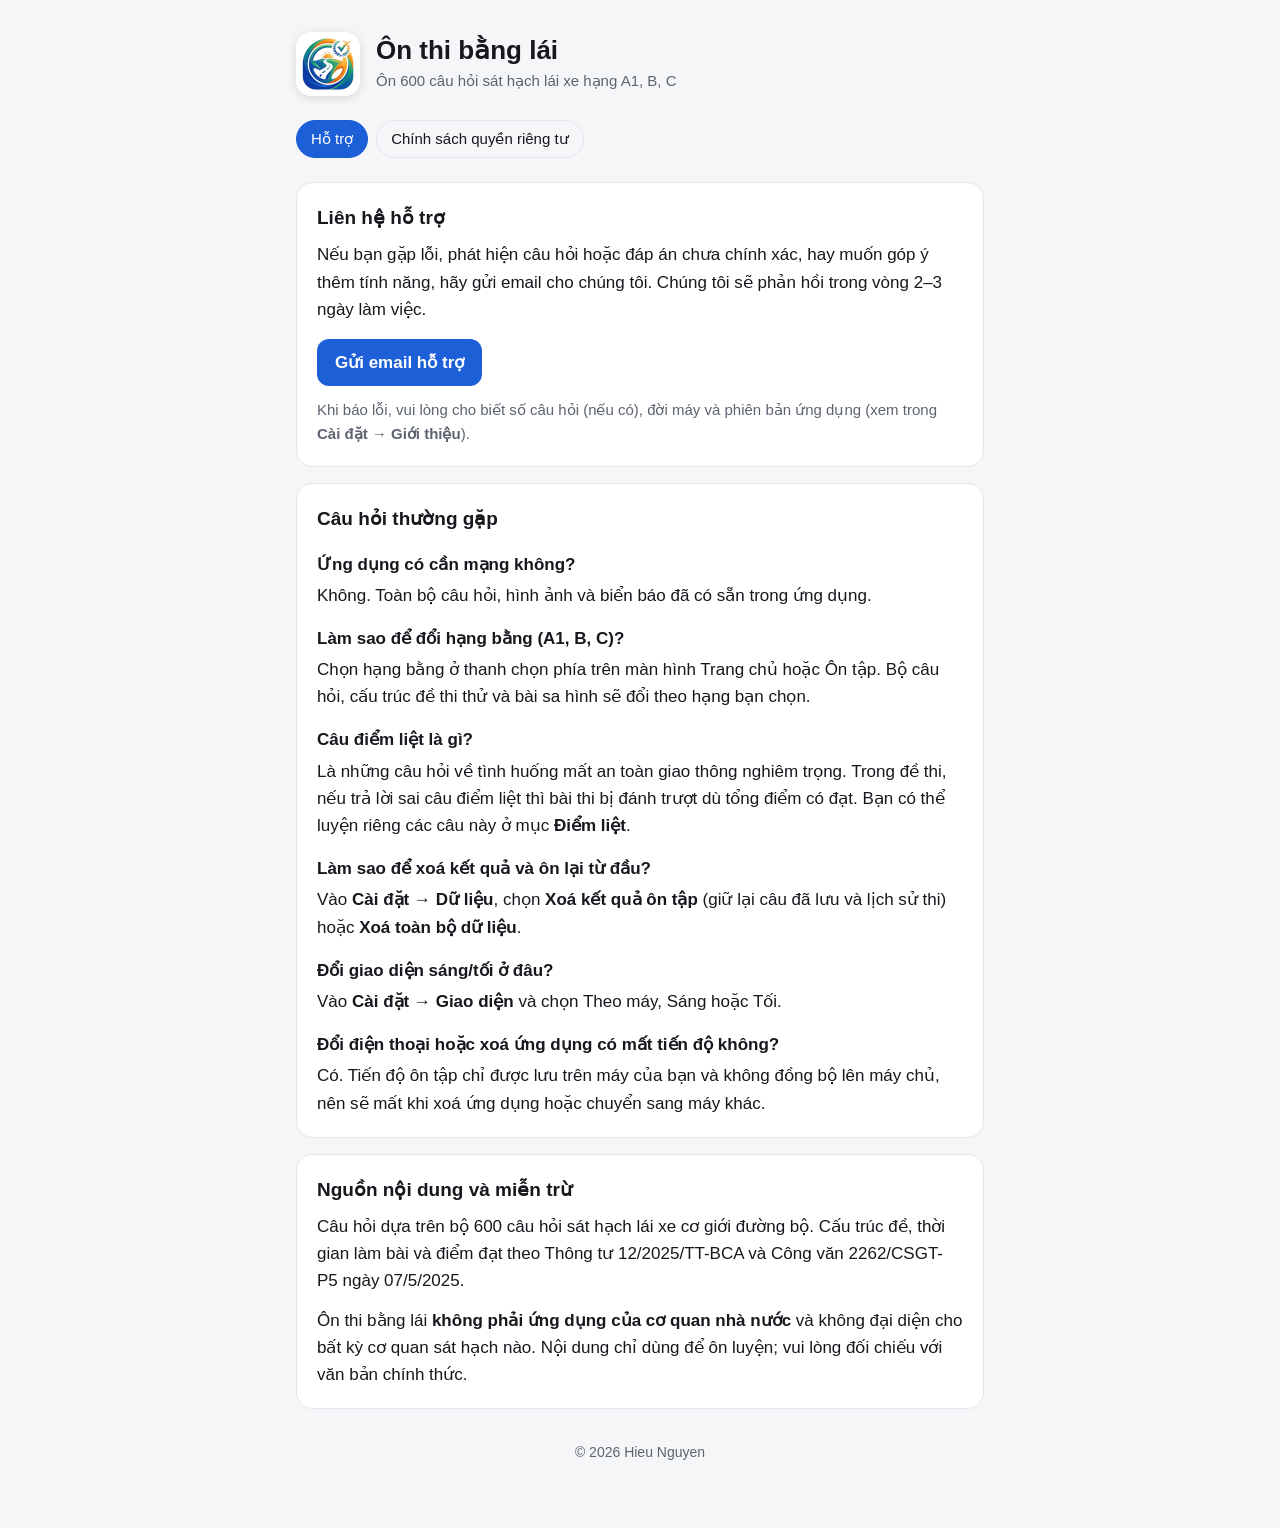
<file: index.html>
<!doctype html>
<html lang="vi">
  <head>
    <meta charset="utf-8" />
    <meta name="viewport" content="width=device-width, initial-scale=1" />
    <title>Hỗ trợ – Ôn thi bằng lái</title>
    <meta name="description" content="Trang hỗ trợ và câu hỏi thường gặp của ứng dụng Ôn thi bằng lái." />
    <link rel="icon" href="icon.png" />
    <link rel="stylesheet" href="style.css" />
  </head>
  <body>
    <div class="wrap">
      <header>
        <img src="icon.png" alt="" />
        <div>
          <h1>Ôn thi bằng lái</h1>
          <p>Ôn 600 câu hỏi sát hạch lái xe hạng A1, B, C</p>
        </div>
      </header>

      <nav>
        <a href="./" aria-current="page">Hỗ trợ</a>
        <a href="privacy.html">Chính sách quyền riêng tư</a>
      </nav>

      <section>
        <h2>Liên hệ hỗ trợ</h2>
        <p>
          Nếu bạn gặp lỗi, phát hiện câu hỏi hoặc đáp án chưa chính xác, hay muốn góp ý thêm tính
          năng, hãy gửi email cho chúng tôi. Chúng tôi sẽ phản hồi trong vòng 2–3 ngày làm việc.
        </p>
        <a class="contact" href="mailto:laikinhchau1@gmail.com">Gửi email hỗ trợ</a>
        <p class="muted" style="margin-top: 12px">
          Khi báo lỗi, vui lòng cho biết số câu hỏi (nếu có), đời máy và phiên bản ứng dụng (xem
          trong <strong>Cài đặt → Giới thiệu</strong>).
        </p>
      </section>

      <section>
        <h2>Câu hỏi thường gặp</h2>

        <h3>Ứng dụng có cần mạng không?</h3>
        <p>Không. Toàn bộ câu hỏi, hình ảnh và biển báo đã có sẵn trong ứng dụng.</p>

        <h3>Làm sao để đổi hạng bằng (A1, B, C)?</h3>
        <p>
          Chọn hạng bằng ở thanh chọn phía trên màn hình Trang chủ hoặc Ôn tập. Bộ câu hỏi, cấu trúc
          đề thi thử và bài sa hình sẽ đổi theo hạng bạn chọn.
        </p>

        <h3>Câu điểm liệt là gì?</h3>
        <p>
          Là những câu hỏi về tình huống mất an toàn giao thông nghiêm trọng. Trong đề thi, nếu trả
          lời sai câu điểm liệt thì bài thi bị đánh trượt dù tổng điểm có đạt. Bạn có thể luyện riêng
          các câu này ở mục <strong>Điểm liệt</strong>.
        </p>

        <h3>Làm sao để xoá kết quả và ôn lại từ đầu?</h3>
        <p>
          Vào <strong>Cài đặt → Dữ liệu</strong>, chọn <strong>Xoá kết quả ôn tập</strong> (giữ lại
          câu đã lưu và lịch sử thi) hoặc <strong>Xoá toàn bộ dữ liệu</strong>.
        </p>

        <h3>Đổi giao diện sáng/tối ở đâu?</h3>
        <p>
          Vào <strong>Cài đặt → Giao diện</strong> và chọn Theo máy, Sáng hoặc Tối.
        </p>

        <h3>Đổi điện thoại hoặc xoá ứng dụng có mất tiến độ không?</h3>
        <p>
          Có. Tiến độ ôn tập chỉ được lưu trên máy của bạn và không đồng bộ lên máy chủ, nên sẽ mất
          khi xoá ứng dụng hoặc chuyển sang máy khác.
        </p>
      </section>

      <section>
        <h2>Nguồn nội dung và miễn trừ</h2>
        <p>
          Câu hỏi dựa trên bộ 600 câu hỏi sát hạch lái xe cơ giới đường bộ. Cấu trúc đề, thời gian
          làm bài và điểm đạt theo Thông tư 12/2025/TT-BCA và Công văn 2262/CSGT-P5 ngày 07/5/2025.
        </p>
        <p>
          Ôn thi bằng lái <strong>không phải ứng dụng của cơ quan nhà nước</strong> và không đại
          diện cho bất kỳ cơ quan sát hạch nào. Nội dung chỉ dùng để ôn luyện; vui lòng đối chiếu
          với văn bản chính thức.
        </p>
      </section>

      <footer>© 2026 Hieu Nguyen</footer>
    </div>
  </body>
</html>
</file>
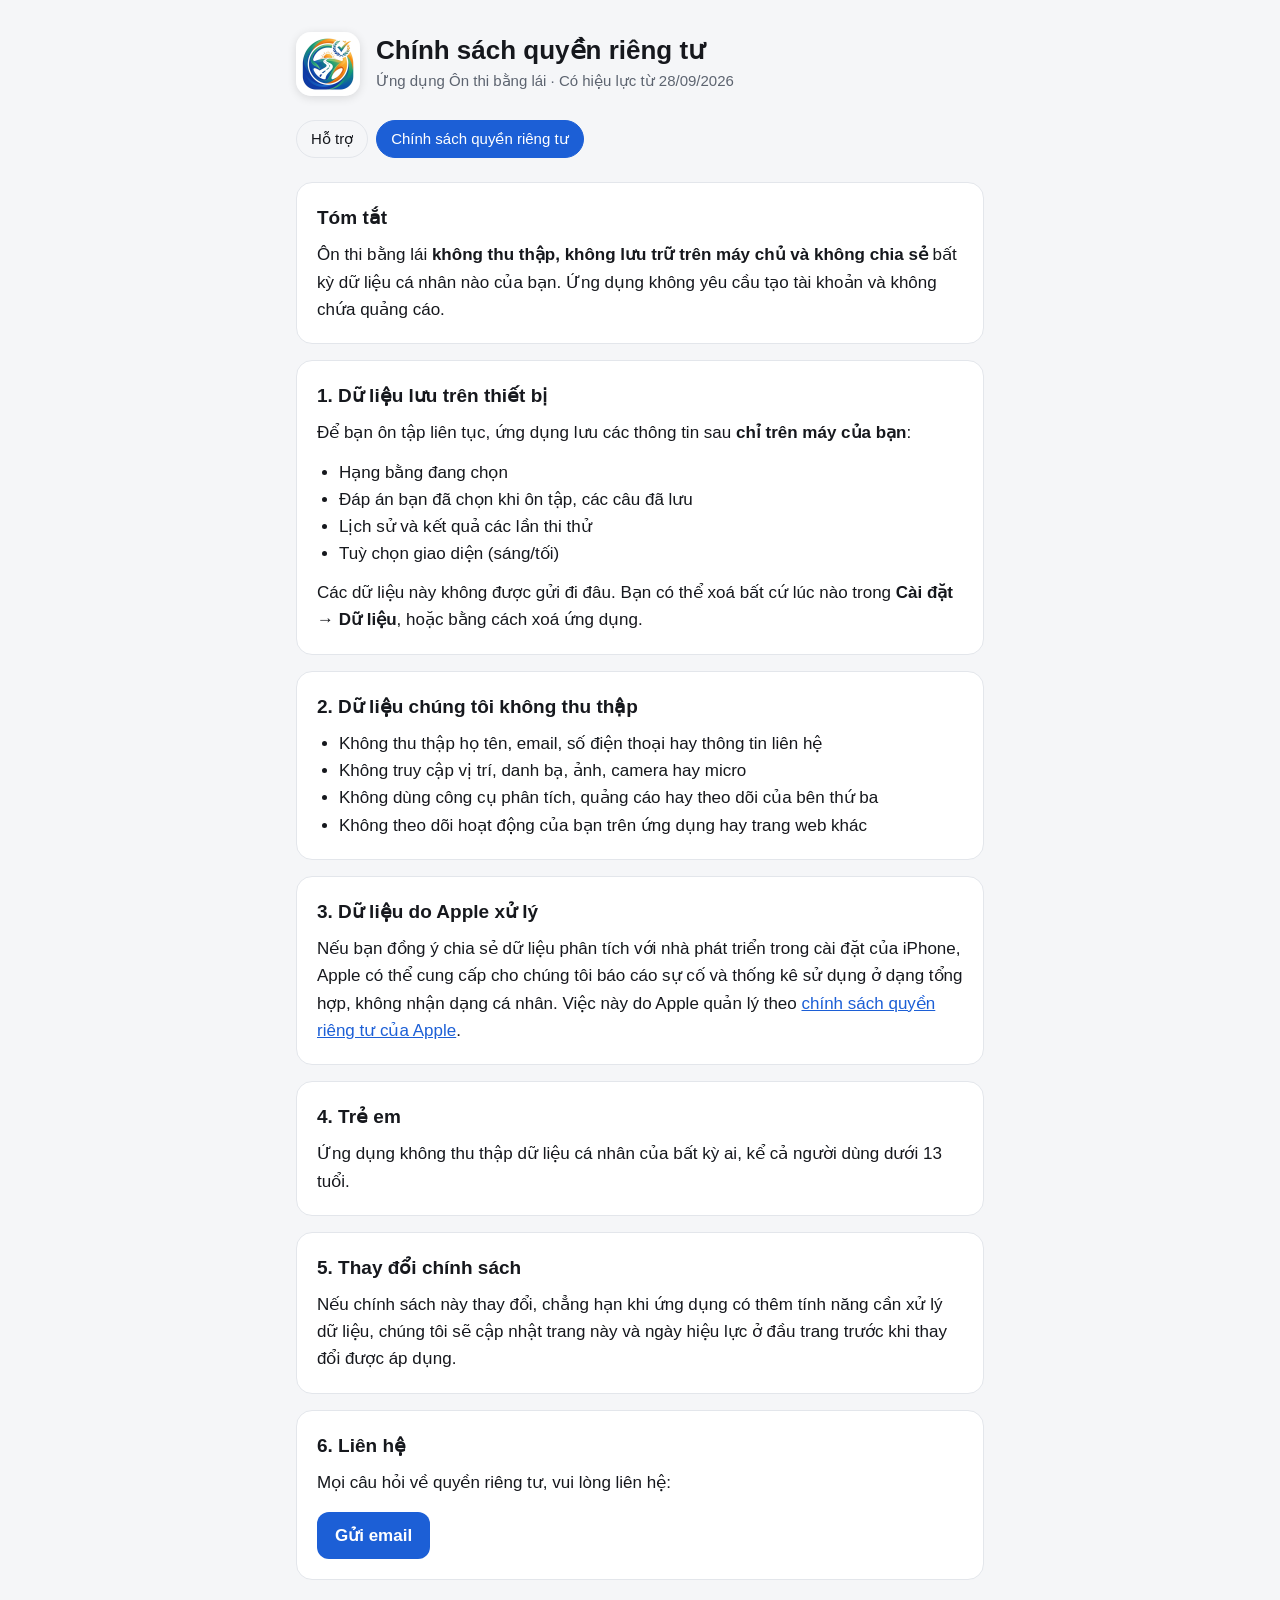
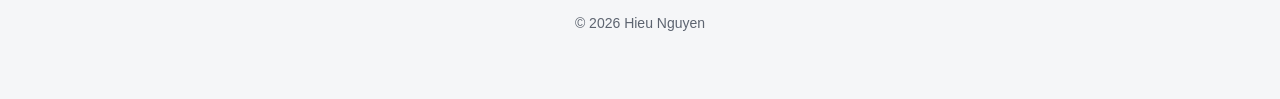
<file: privacy.html>
<!doctype html>
<html lang="vi">
  <head>
    <meta charset="utf-8" />
    <meta name="viewport" content="width=device-width, initial-scale=1" />
    <title>Chính sách quyền riêng tư – Ôn thi bằng lái</title>
    <meta name="description" content="Chính sách quyền riêng tư của ứng dụng Ôn thi bằng lái." />
    <link rel="icon" href="icon.png" />
    <link rel="stylesheet" href="style.css" />
  </head>
  <body>
    <div class="wrap">
      <header>
        <img src="icon.png" alt="" />
        <div>
          <h1>Chính sách quyền riêng tư</h1>
          <p>Ứng dụng Ôn thi bằng lái · Có hiệu lực từ 28/09/2026</p>
        </div>
      </header>

      <nav>
        <a href="./">Hỗ trợ</a>
        <a href="privacy.html" aria-current="page">Chính sách quyền riêng tư</a>
      </nav>

      <section>
        <h2>Tóm tắt</h2>
        <p>
          Ôn thi bằng lái <strong>không thu thập, không lưu trữ trên máy chủ và không chia sẻ</strong>
          bất kỳ dữ liệu cá nhân nào của bạn. Ứng dụng không yêu cầu tạo tài khoản và không chứa
          quảng cáo.
        </p>
      </section>

      <section>
        <h2>1. Dữ liệu lưu trên thiết bị</h2>
        <p>Để bạn ôn tập liên tục, ứng dụng lưu các thông tin sau <strong>chỉ trên máy của bạn</strong>:</p>
        <ul>
          <li>Hạng bằng đang chọn</li>
          <li>Đáp án bạn đã chọn khi ôn tập, các câu đã lưu</li>
          <li>Lịch sử và kết quả các lần thi thử</li>
          <li>Tuỳ chọn giao diện (sáng/tối)</li>
        </ul>
        <p>
          Các dữ liệu này không được gửi đi đâu. Bạn có thể xoá bất cứ lúc nào trong
          <strong>Cài đặt → Dữ liệu</strong>, hoặc bằng cách xoá ứng dụng.
        </p>
      </section>

      <section>
        <h2>2. Dữ liệu chúng tôi không thu thập</h2>
        <ul>
          <li>Không thu thập họ tên, email, số điện thoại hay thông tin liên hệ</li>
          <li>Không truy cập vị trí, danh bạ, ảnh, camera hay micro</li>
          <li>Không dùng công cụ phân tích, quảng cáo hay theo dõi của bên thứ ba</li>
          <li>Không theo dõi hoạt động của bạn trên ứng dụng hay trang web khác</li>
        </ul>
      </section>

      <section>
        <h2>3. Dữ liệu do Apple xử lý</h2>
        <p>
          Nếu bạn đồng ý chia sẻ dữ liệu phân tích với nhà phát triển trong cài đặt của iPhone,
          Apple có thể cung cấp cho chúng tôi báo cáo sự cố và thống kê sử dụng ở dạng tổng hợp,
          không nhận dạng cá nhân. Việc này do Apple quản lý theo
          <a href="https://www.apple.com/legal/privacy/">chính sách quyền riêng tư của Apple</a>.
        </p>
      </section>

      <section>
        <h2>4. Trẻ em</h2>
        <p>
          Ứng dụng không thu thập dữ liệu cá nhân của bất kỳ ai, kể cả người dùng dưới 13 tuổi.
        </p>
      </section>

      <section>
        <h2>5. Thay đổi chính sách</h2>
        <p>
          Nếu chính sách này thay đổi, chẳng hạn khi ứng dụng có thêm tính năng cần xử lý dữ liệu,
          chúng tôi sẽ cập nhật trang này và ngày hiệu lực ở đầu trang trước khi thay đổi được áp
          dụng.
        </p>
      </section>

      <section>
        <h2>6. Liên hệ</h2>
        <p>Mọi câu hỏi về quyền riêng tư, vui lòng liên hệ:</p>
        <a class="contact" href="mailto:laikinhchau1@gmail.com">Gửi email</a>
      </section>

      <footer>© 2026 Hieu Nguyen</footer>
    </div>
  </body>
</html>
</file>
<file: style.css>
:root {
  --bg: #f5f6f8;
  --card: #ffffff;
  --text: #16181d;
  --muted: #5d6470;
  --border: #e3e6eb;
  --primary: #1c5fd6;
  --accent: #f39a1e;
}

@media (prefers-color-scheme: dark) {
  :root {
    --bg: #0f1115;
    --card: #1a1d23;
    --text: #eceef2;
    --muted: #a0a7b3;
    --border: #2a2e36;
    --primary: #5b95ff;
  }
}

* {
  box-sizing: border-box;
}

body {
  margin: 0;
  background: var(--bg);
  color: var(--text);
  font: 17px/1.6 -apple-system, BlinkMacSystemFont, 'Segoe UI', Roboto, 'Helvetica Neue', Arial,
    sans-serif;
  -webkit-text-size-adjust: 100%;
}

.wrap {
  max-width: 720px;
  margin: 0 auto;
  padding: 32px 16px 64px;
}

header {
  display: flex;
  align-items: center;
  gap: 16px;
  margin-bottom: 24px;
}

header img {
  width: 64px;
  height: 64px;
  border-radius: 15px;
  box-shadow: 0 2px 10px rgba(0, 0, 0, 0.12);
}

header h1 {
  margin: 0;
  font-size: 26px;
  line-height: 1.2;
}

header p {
  margin: 2px 0 0;
  color: var(--muted);
  font-size: 15px;
}

nav {
  display: flex;
  gap: 8px;
  margin-bottom: 24px;
}

nav a {
  padding: 6px 14px;
  border-radius: 999px;
  border: 1px solid var(--border);
  color: var(--text);
  text-decoration: none;
  font-size: 15px;
}

nav a[aria-current='page'] {
  background: var(--primary);
  border-color: var(--primary);
  color: #fff;
}

section {
  background: var(--card);
  border: 1px solid var(--border);
  border-radius: 16px;
  padding: 20px;
  margin-bottom: 16px;
}

h2 {
  margin: 0 0 8px;
  font-size: 19px;
}

h3 {
  margin: 16px 0 4px;
  font-size: 17px;
}

section > :last-child {
  margin-bottom: 0;
}

p,
ul {
  margin: 0 0 12px;
}

ul {
  padding-left: 22px;
}

a {
  color: var(--primary);
}

.muted {
  color: var(--muted);
  font-size: 15px;
}

.contact {
  display: inline-block;
  margin-top: 4px;
  padding: 10px 18px;
  border-radius: 12px;
  background: var(--primary);
  color: #fff;
  font-weight: 600;
  text-decoration: none;
}

footer {
  margin-top: 32px;
  color: var(--muted);
  font-size: 14px;
  text-align: center;
}
</file>
